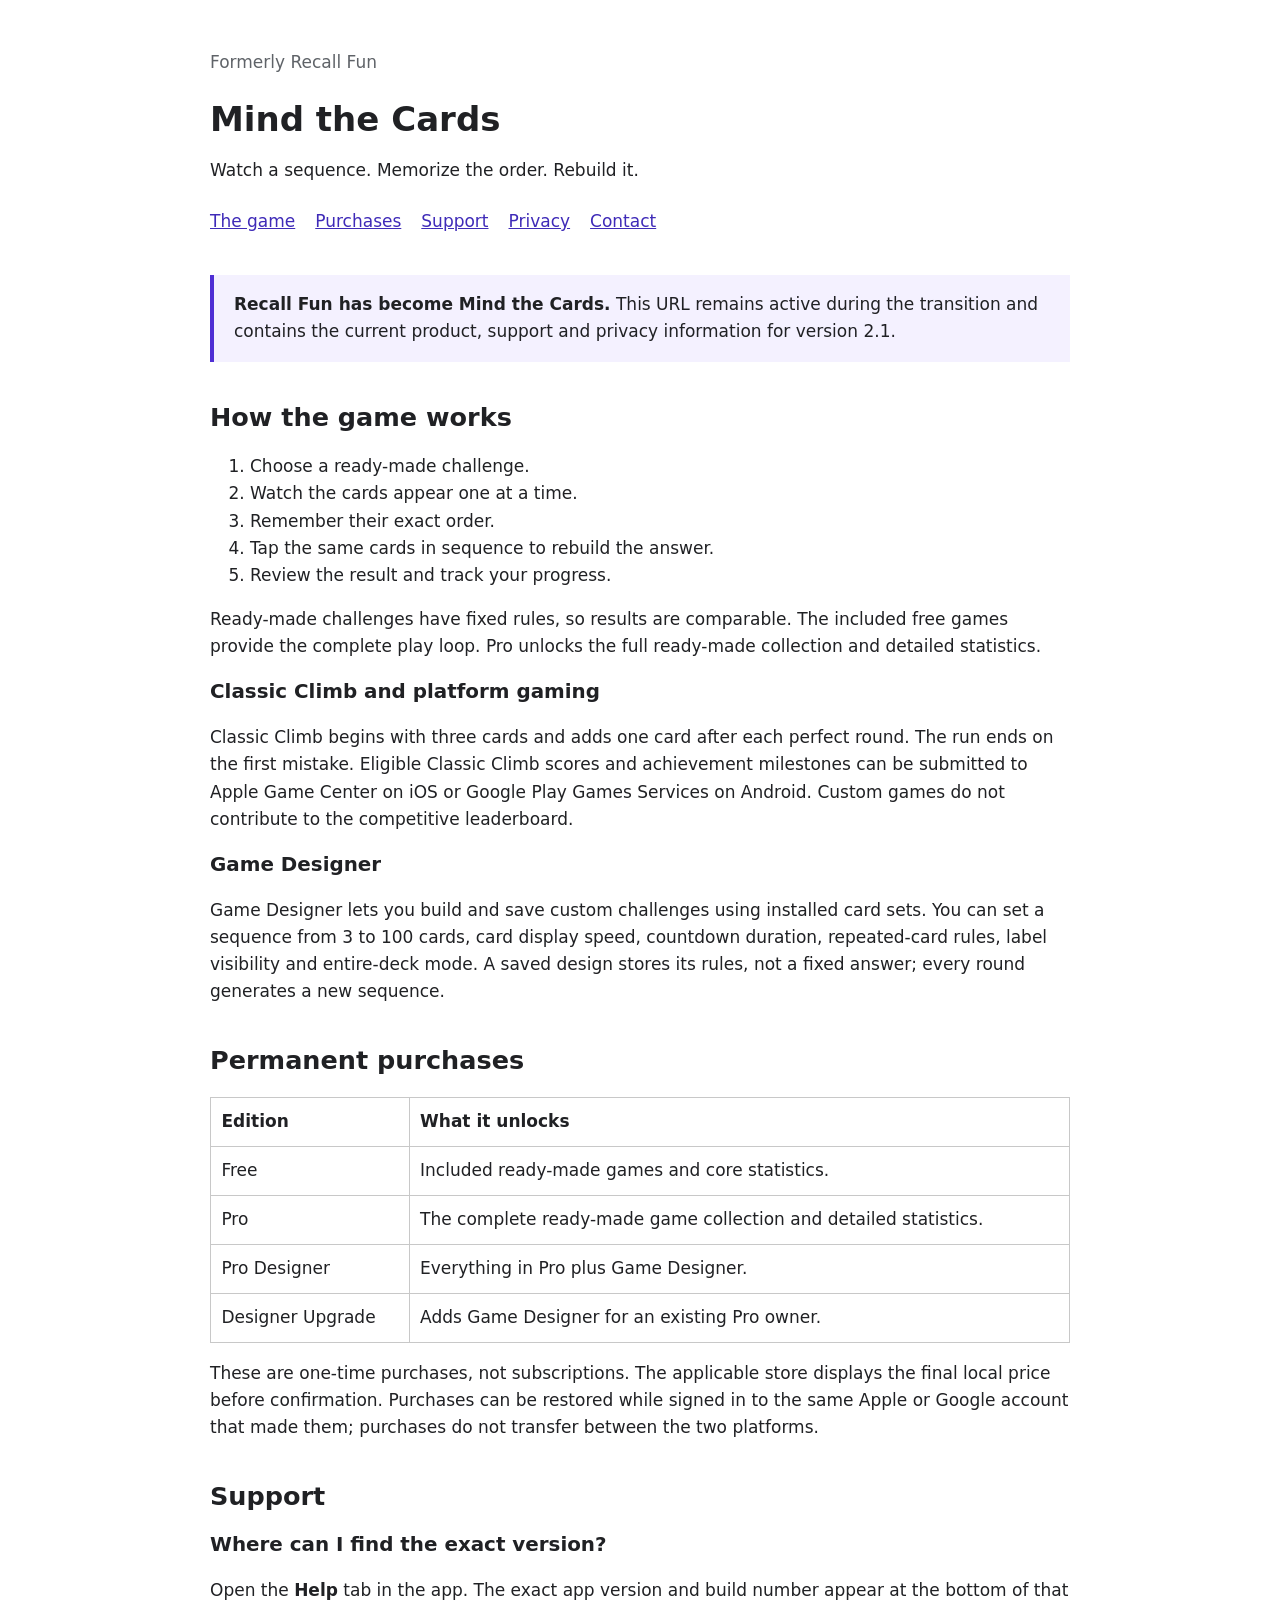
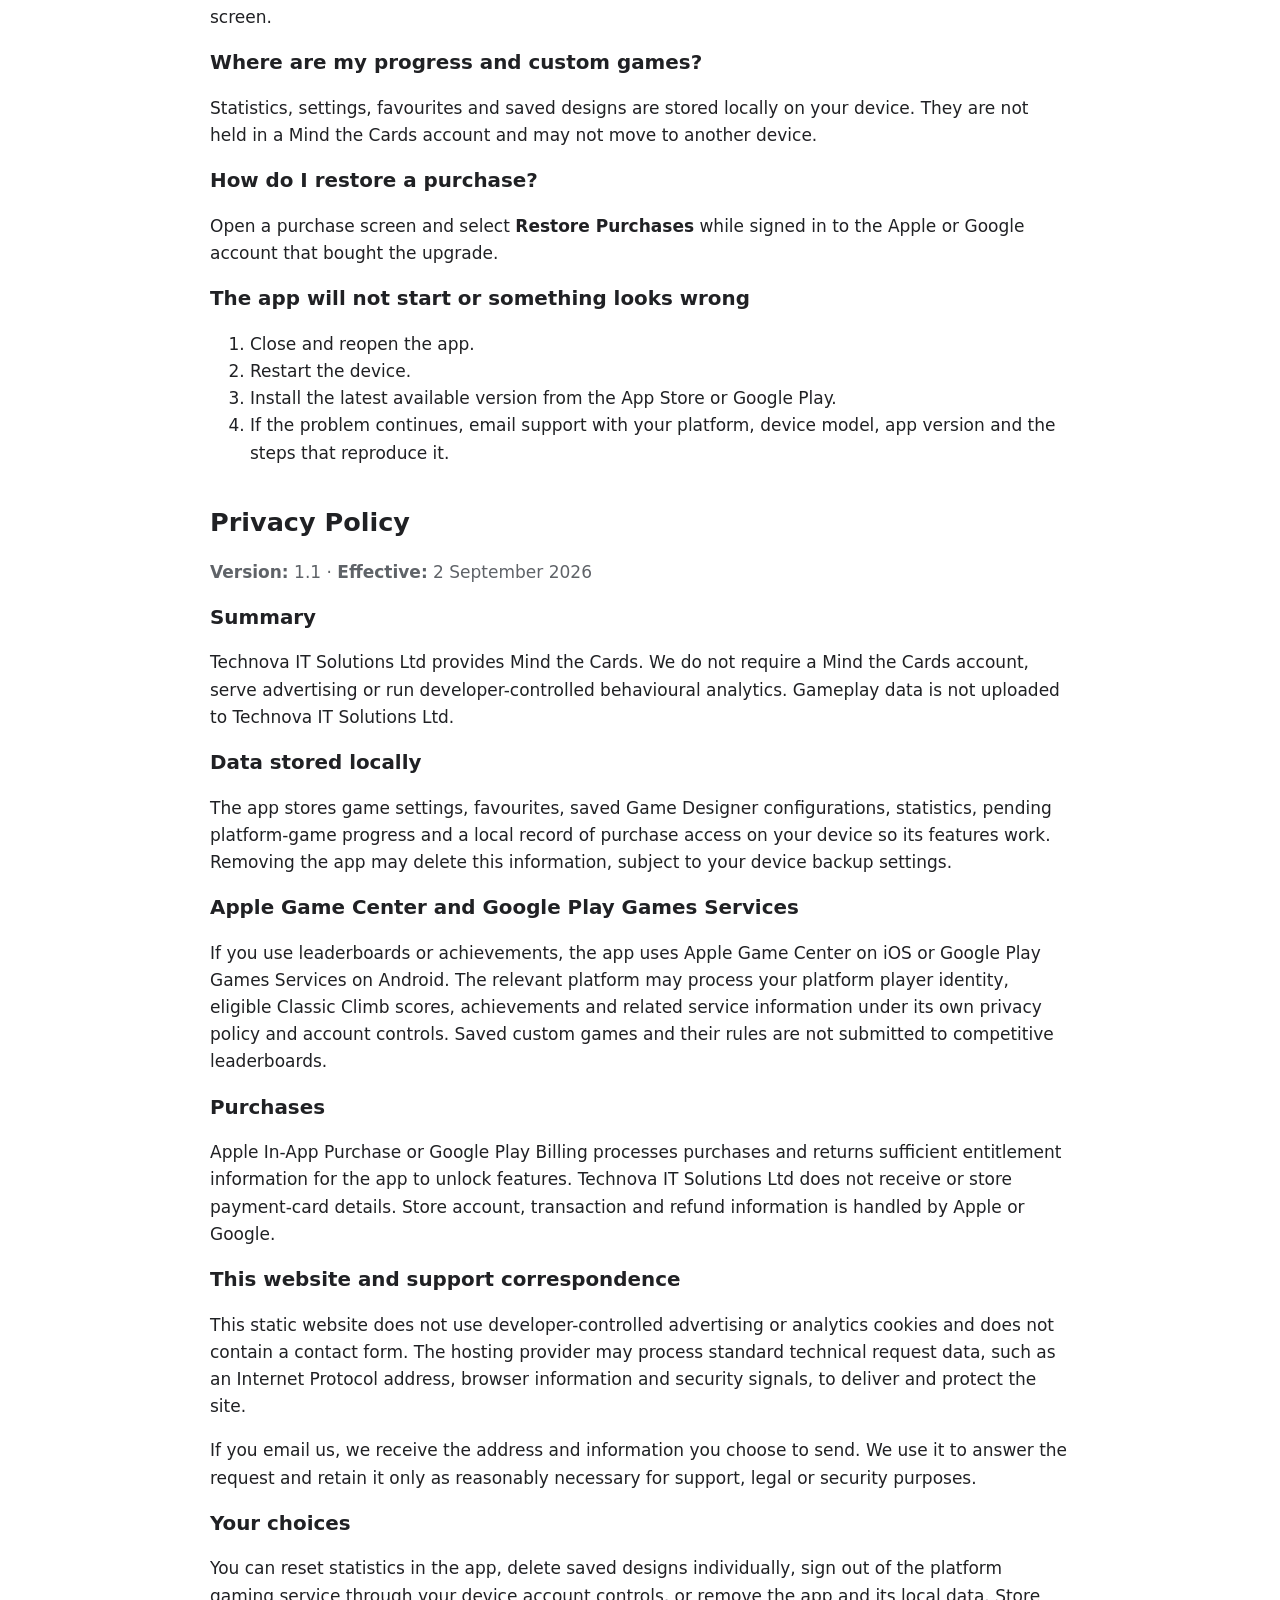
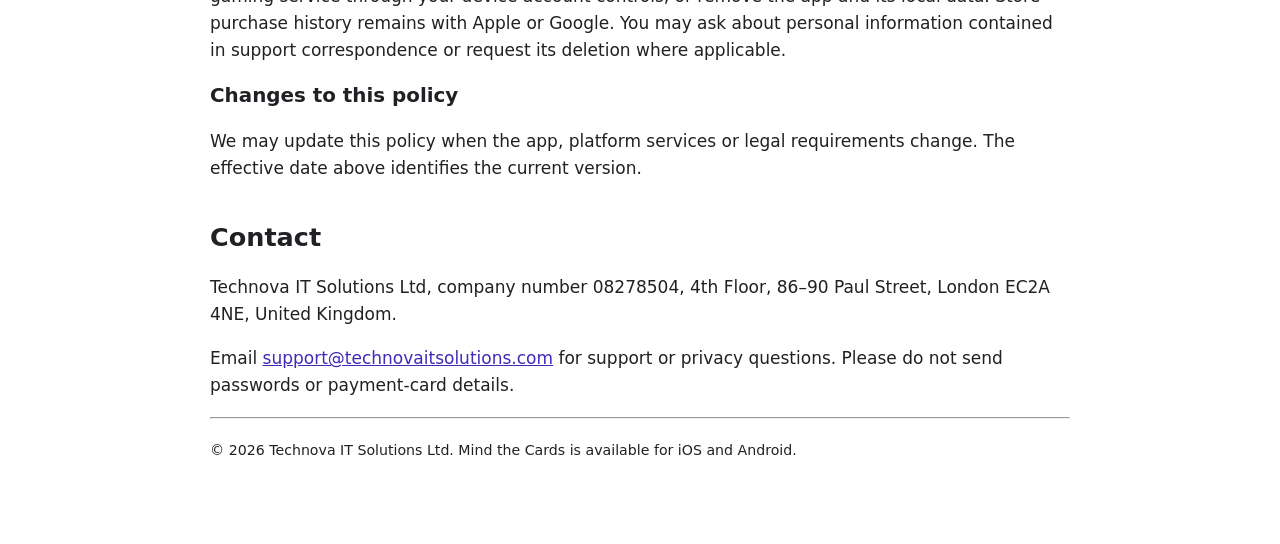
<file: recall-fun/index.html>
<!DOCTYPE html>
<html lang="en-GB">
<head>
    <meta charset="utf-8">
    <meta name="viewport" content="width=device-width, initial-scale=1">
    <title>Mind the Cards — Product, Support and Privacy</title>
    <meta name="description" content="Product information, support and privacy information for Mind the Cards, formerly Recall Fun.">
    <style>
        body { max-width: 860px; margin: 0 auto; padding: 32px 20px 64px; color: #202124; font: 17px/1.6 system-ui, -apple-system, BlinkMacSystemFont, "Segoe UI", sans-serif; }
        h1, h2, h3 { line-height: 1.2; }
        h1 { margin-bottom: 0.25rem; }
        h2 { margin-top: 2.5rem; }
        nav { display: flex; flex-wrap: wrap; gap: 0.5rem 1.25rem; margin: 1.5rem 0 2.5rem; }
        table { width: 100%; border-collapse: collapse; }
        th, td { padding: 0.65rem; border: 1px solid #c8c8c8; text-align: left; vertical-align: top; }
        .notice { padding: 1rem 1.25rem; border-left: 4px solid #4f2fd4; background: #f4f1ff; }
        .meta { color: #5f6368; }
        a { color: #3f2bb8; }
    </style>
</head>
<body>
<header>
    <p class="meta">Formerly Recall Fun</p>
    <h1>Mind the Cards</h1>
    <p>Watch a sequence. Memorize the order. Rebuild it.</p>
    <nav aria-label="Page sections">
        <a href="#game">The game</a>
        <a href="#purchases">Purchases</a>
        <a href="#support">Support</a>
        <a href="#privacy-policy">Privacy</a>
        <a href="#contact">Contact</a>
    </nav>
</header>

<main>
    <p class="notice"><strong>Recall Fun has become Mind the Cards.</strong> This URL remains active during the transition and contains the current product, support and privacy information for version 2.1.</p>

    <section id="game">
        <h2>How the game works</h2>
        <ol>
            <li>Choose a ready-made challenge.</li>
            <li>Watch the cards appear one at a time.</li>
            <li>Remember their exact order.</li>
            <li>Tap the same cards in sequence to rebuild the answer.</li>
            <li>Review the result and track your progress.</li>
        </ol>
        <p>Ready-made challenges have fixed rules, so results are comparable. The included free games provide the complete play loop. Pro unlocks the full ready-made collection and detailed statistics.</p>

        <h3>Classic Climb and platform gaming</h3>
        <p>Classic Climb begins with three cards and adds one card after each perfect round. The run ends on the first mistake. Eligible Classic Climb scores and achievement milestones can be submitted to Apple Game Center on iOS or Google Play Games Services on Android. Custom games do not contribute to the competitive leaderboard.</p>

        <h3>Game Designer</h3>
        <p>Game Designer lets you build and save custom challenges using installed card sets. You can set a sequence from 3 to 100 cards, card display speed, countdown duration, repeated-card rules, label visibility and entire-deck mode. A saved design stores its rules, not a fixed answer; every round generates a new sequence.</p>
    </section>

    <section id="purchases">
        <h2>Permanent purchases</h2>
        <table>
            <thead><tr><th>Edition</th><th>What it unlocks</th></tr></thead>
            <tbody>
                <tr><td>Free</td><td>Included ready-made games and core statistics.</td></tr>
                <tr><td>Pro</td><td>The complete ready-made game collection and detailed statistics.</td></tr>
                <tr><td>Pro Designer</td><td>Everything in Pro plus Game Designer.</td></tr>
                <tr><td>Designer Upgrade</td><td>Adds Game Designer for an existing Pro owner.</td></tr>
            </tbody>
        </table>
        <p>These are one-time purchases, not subscriptions. The applicable store displays the final local price before confirmation. Purchases can be restored while signed in to the same Apple or Google account that made them; purchases do not transfer between the two platforms.</p>
    </section>

    <section id="support">
        <h2>Support</h2>
        <h3>Where can I find the exact version?</h3>
        <p>Open the <strong>Help</strong> tab in the app. The exact app version and build number appear at the bottom of that screen.</p>

        <h3>Where are my progress and custom games?</h3>
        <p>Statistics, settings, favourites and saved designs are stored locally on your device. They are not held in a Mind the Cards account and may not move to another device.</p>

        <h3>How do I restore a purchase?</h3>
        <p>Open a purchase screen and select <strong>Restore Purchases</strong> while signed in to the Apple or Google account that bought the upgrade.</p>

        <h3>The app will not start or something looks wrong</h3>
        <ol>
            <li>Close and reopen the app.</li>
            <li>Restart the device.</li>
            <li>Install the latest available version from the App Store or Google Play.</li>
            <li>If the problem continues, email support with your platform, device model, app version and the steps that reproduce it.</li>
        </ol>
    </section>

    <section id="privacy-policy">
        <h2>Privacy Policy</h2>
        <p class="meta"><strong>Version:</strong> 1.1 · <strong>Effective:</strong> 2 September 2026</p>

        <h3>Summary</h3>
        <p>Technova IT Solutions Ltd provides Mind the Cards. We do not require a Mind the Cards account, serve advertising or run developer-controlled behavioural analytics. Gameplay data is not uploaded to Technova IT Solutions Ltd.</p>

        <h3>Data stored locally</h3>
        <p>The app stores game settings, favourites, saved Game Designer configurations, statistics, pending platform-game progress and a local record of purchase access on your device so its features work. Removing the app may delete this information, subject to your device backup settings.</p>

        <h3>Apple Game Center and Google Play Games Services</h3>
        <p>If you use leaderboards or achievements, the app uses Apple Game Center on iOS or Google Play Games Services on Android. The relevant platform may process your platform player identity, eligible Classic Climb scores, achievements and related service information under its own privacy policy and account controls. Saved custom games and their rules are not submitted to competitive leaderboards.</p>

        <h3>Purchases</h3>
        <p>Apple In-App Purchase or Google Play Billing processes purchases and returns sufficient entitlement information for the app to unlock features. Technova IT Solutions Ltd does not receive or store payment-card details. Store account, transaction and refund information is handled by Apple or Google.</p>

        <h3>This website and support correspondence</h3>
        <p>This static website does not use developer-controlled advertising or analytics cookies and does not contain a contact form. The hosting provider may process standard technical request data, such as an Internet Protocol address, browser information and security signals, to deliver and protect the site.</p>
        <p>If you email us, we receive the address and information you choose to send. We use it to answer the request and retain it only as reasonably necessary for support, legal or security purposes.</p>

        <h3>Your choices</h3>
        <p>You can reset statistics in the app, delete saved designs individually, sign out of the platform gaming service through your device account controls, or remove the app and its local data. Store purchase history remains with Apple or Google. You may ask about personal information contained in support correspondence or request its deletion where applicable.</p>

        <h3>Changes to this policy</h3>
        <p>We may update this policy when the app, platform services or legal requirements change. The effective date above identifies the current version.</p>
    </section>

    <section id="contact">
        <h2>Contact</h2>
        <p>Technova IT Solutions Ltd, company number 08278504, 4th Floor, 86–90 Paul Street, London EC2A 4NE, United Kingdom.</p>
        <p>Email <a href="mailto:support@technovaitsolutions.com">support@technovaitsolutions.com</a> for support or privacy questions. Please do not send passwords or payment-card details.</p>
    </section>
</main>

<footer>
    <hr>
    <p><small>© 2026 Technova IT Solutions Ltd. Mind the Cards is available for iOS and Android.</small></p>
</footer>
</body>
</html>
</file>
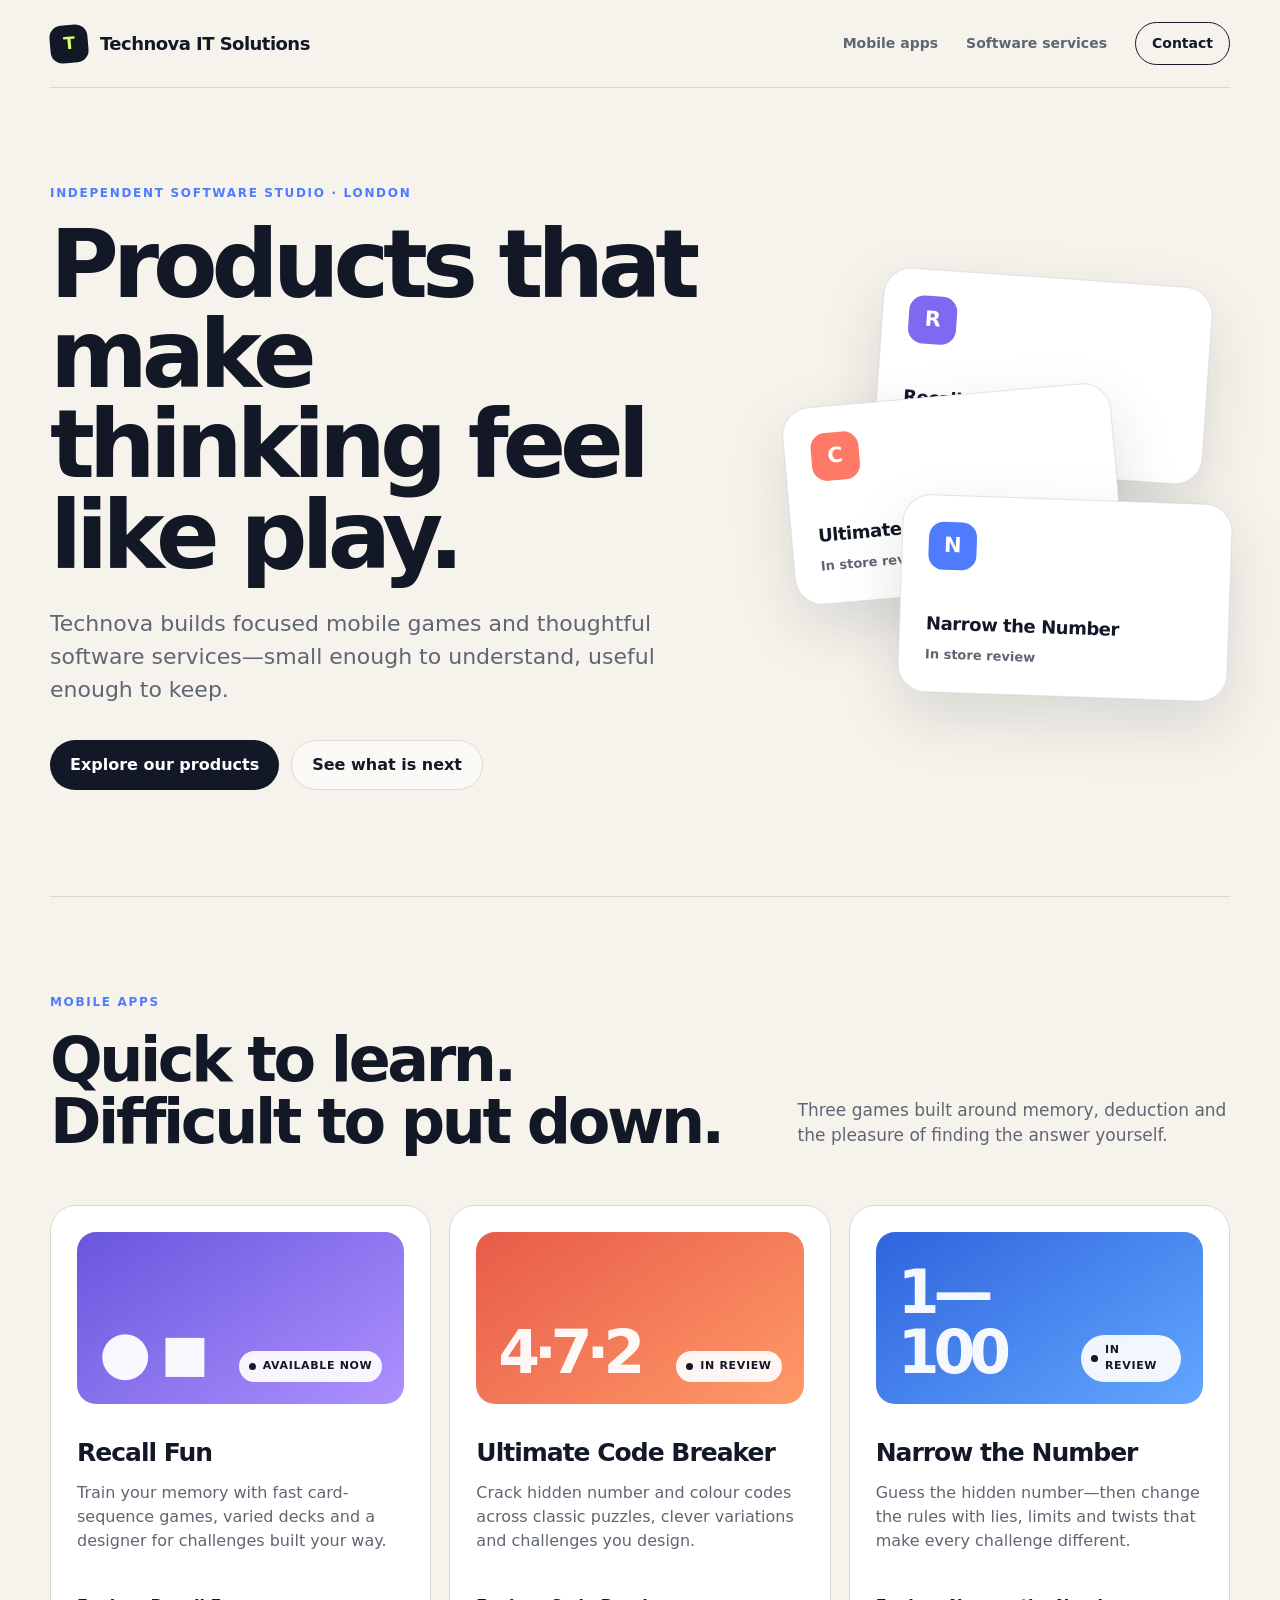
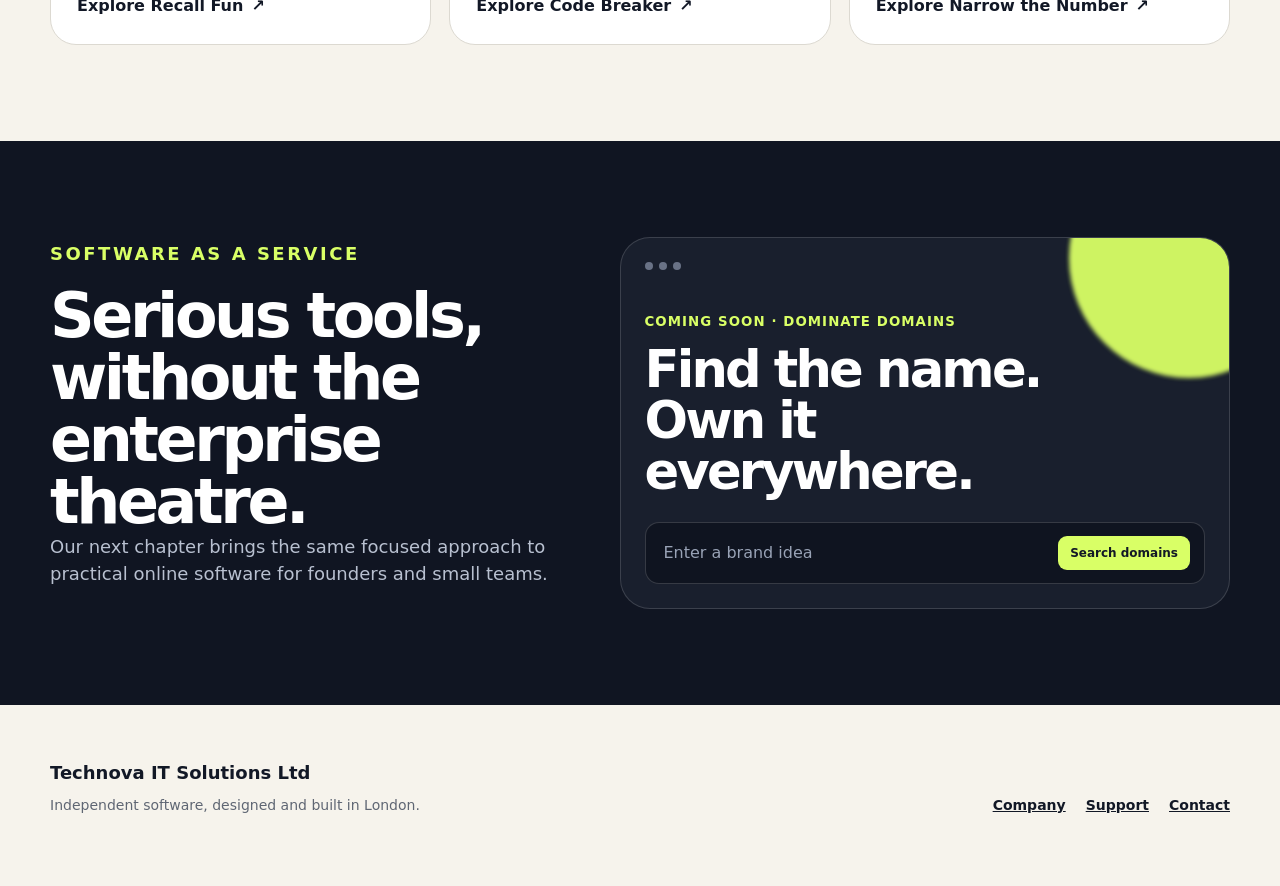
<file: _wireframes/portfolio-home-v1.html>
<!doctype html>
<html lang="en">
<head>
  <meta charset="utf-8">
  <meta name="viewport" content="width=device-width, initial-scale=1">
  <meta name="robots" content="noindex, nofollow">
  <title>Technova portfolio homepage — wireframe v1</title>
  <style>
    :root {
      --technova-ink: #121826;
      --technova-muted: #5f6673;
      --technova-paper: #f6f3ec;
      --technova-panel: #ffffff;
      --technova-line: #dcd9d1;
      --technova-lime: #d9ff66;
      --technova-blue: #4f7cff;
      --technova-violet: #8068f0;
      --technova-coral: #ff7a66;
      --technova-dark: #101522;
    }

    * { box-sizing: border-box; }

    html { scroll-behavior: smooth; }

    body {
      margin: 0;
      color: var(--technova-ink);
      background: var(--technova-paper);
      font-family: Inter, ui-sans-serif, system-ui, -apple-system, BlinkMacSystemFont, "Segoe UI", sans-serif;
      line-height: 1.5;
    }

    a { color: inherit; }

    a:focus-visible {
      outline: 3px solid var(--technova-blue);
      outline-offset: 4px;
    }

    .site-shell {
      width: min(1180px, calc(100% - 40px));
      margin: 0 auto;
    }

    .site-header {
      display: flex;
      align-items: center;
      justify-content: space-between;
      gap: 28px;
      min-height: 88px;
      border-bottom: 1px solid var(--technova-line);
    }

    .brand {
      display: inline-flex;
      align-items: center;
      gap: 12px;
      font-size: 18px;
      font-weight: 800;
      text-decoration: none;
      letter-spacing: -0.03em;
    }

    .brand-mark {
      display: grid;
      width: 38px;
      height: 38px;
      place-items: center;
      border-radius: 12px;
      background: var(--technova-ink);
      color: var(--technova-lime);
      font-size: 17px;
      transform: rotate(-5deg);
    }

    .brand abbr,
    .site-footer abbr {
      text-decoration: none;
    }

    .site-nav {
      display: flex;
      align-items: center;
      gap: 28px;
    }

    .site-nav a {
      color: var(--technova-muted);
      font-size: 14px;
      font-weight: 700;
      text-decoration: none;
    }

    .site-nav a:last-child {
      padding: 10px 16px;
      border: 1px solid var(--technova-ink);
      border-radius: 999px;
      color: var(--technova-ink);
    }

    .hero {
      display: grid;
      grid-template-columns: minmax(0, 1.2fr) minmax(330px, .8fr);
      gap: 76px;
      align-items: center;
      padding: 96px 0 106px;
    }

    .eyebrow {
      margin: 0 0 18px;
      color: var(--technova-blue);
      font-size: 12px;
      font-weight: 850;
      letter-spacing: .14em;
      text-transform: uppercase;
    }

    h1,
    h2,
    h3,
    p { margin-top: 0; }

    h1 {
      max-width: 760px;
      margin-bottom: 26px;
      font-size: clamp(52px, 7.4vw, 94px);
      line-height: .96;
      letter-spacing: -0.065em;
    }

    .hero-copy {
      max-width: 650px;
      margin-bottom: 34px;
      color: var(--technova-muted);
      font-size: clamp(18px, 2vw, 22px);
    }

    .hero-actions {
      display: flex;
      flex-wrap: wrap;
      gap: 12px;
    }

    .primary-action,
    .secondary-action {
      display: inline-flex;
      align-items: center;
      justify-content: center;
      min-height: 48px;
      padding: 12px 20px;
      border-radius: 999px;
      font-weight: 800;
      text-decoration: none;
    }

    .primary-action {
      background: var(--technova-ink);
      color: #fff;
    }

    .secondary-action {
      border: 1px solid var(--technova-line);
      background: rgba(255, 255, 255, .55);
    }

    .release-stack {
      position: relative;
      min-height: 420px;
    }

    .release-card {
      position: absolute;
      width: min(330px, 92%);
      padding: 26px;
      border: 1px solid rgba(18, 24, 38, .12);
      border-radius: 28px;
      background: var(--technova-panel);
      box-shadow: 0 24px 60px rgba(25, 31, 45, .13);
    }

    .release-card:nth-child(1) {
      top: 0;
      right: 22px;
      transform: rotate(4deg);
    }

    .release-card:nth-child(2) {
      top: 118px;
      left: 0;
      transform: rotate(-5deg);
    }

    .release-card:nth-child(3) {
      right: 0;
      bottom: 0;
      transform: rotate(2deg);
    }

    .mini-icon {
      display: grid;
      width: 48px;
      height: 48px;
      margin-bottom: 40px;
      place-items: center;
      border-radius: 15px;
      color: #fff;
      font-size: 21px;
      font-weight: 900;
    }

    .release-card:nth-child(1) .mini-icon { background: var(--technova-violet); }
    .release-card:nth-child(2) .mini-icon { background: var(--technova-coral); }
    .release-card:nth-child(3) .mini-icon { background: var(--technova-blue); }

    .release-card strong {
      display: block;
      margin-bottom: 5px;
      font-size: 18px;
      letter-spacing: -0.025em;
    }

    .release-card span {
      color: var(--technova-muted);
      font-size: 13px;
      font-weight: 700;
    }

    .section {
      padding: 96px 0;
      border-top: 1px solid var(--technova-line);
    }

    .section-intro {
      display: grid;
      grid-template-columns: minmax(0, .9fr) minmax(300px, .55fr);
      gap: 40px;
      align-items: end;
      margin-bottom: 52px;
    }

    h2 {
      max-width: 780px;
      margin-bottom: 0;
      font-size: clamp(38px, 5vw, 62px);
      line-height: 1;
      letter-spacing: -0.055em;
    }

    .section-intro > p {
      margin-bottom: 4px;
      color: var(--technova-muted);
      font-size: 17px;
    }

    .product-grid {
      display: grid;
      grid-template-columns: repeat(3, minmax(0, 1fr));
      gap: 18px;
    }

    .product-card {
      display: flex;
      min-height: 440px;
      flex-direction: column;
      padding: 26px;
      border: 1px solid var(--technova-line);
      border-radius: 26px;
      background: var(--technova-panel);
    }

    .product-visual {
      display: flex;
      min-height: 172px;
      align-items: flex-end;
      justify-content: space-between;
      margin-bottom: 30px;
      padding: 22px;
      overflow: hidden;
      border-radius: 19px;
      color: #fff;
    }

    .product-card:nth-child(1) .product-visual {
      background: linear-gradient(145deg, #6856dd, #ae91ff);
    }

    .product-card:nth-child(2) .product-visual {
      background: linear-gradient(145deg, #e85b49, #ff9a68);
    }

    .product-card:nth-child(3) .product-visual {
      background: linear-gradient(145deg, #2f64dd, #62a7ff);
    }

    .product-symbol {
      font-size: 60px;
      font-weight: 900;
      line-height: 1;
      letter-spacing: -.1em;
      opacity: .95;
    }

    .status {
      display: inline-flex;
      align-items: center;
      gap: 7px;
      padding: 7px 10px;
      border-radius: 999px;
      background: rgba(255, 255, 255, .92);
      color: var(--technova-ink);
      font-size: 11px;
      font-weight: 850;
      letter-spacing: .06em;
      text-transform: uppercase;
    }

    .status::before {
      width: 7px;
      height: 7px;
      border-radius: 50%;
      background: currentColor;
      content: "";
    }

    .product-card h3 {
      margin-bottom: 10px;
      font-size: 25px;
      letter-spacing: -0.04em;
    }

    .product-card p {
      margin-bottom: 26px;
      color: var(--technova-muted);
    }

    .product-link {
      display: inline-flex;
      align-items: center;
      gap: 8px;
      margin-top: auto;
      font-weight: 850;
      text-decoration: none;
    }

    .product-link::after { content: "↗"; }

    .saas-wrap {
      padding: 96px 0;
      background: var(--technova-dark);
      color: #fff;
    }

    .saas-intro {
      display: grid;
      grid-template-columns: minmax(0, .9fr) minmax(0, 1.1fr);
      gap: 70px;
      align-items: center;
    }

    .saas-intro .eyebrow { color: var(--technova-lime); }

    .saas-intro p {
      max-width: 560px;
      color: #b8c0d0;
      font-size: 18px;
    }

    .saas-preview {
      position: relative;
      padding: 24px;
      overflow: hidden;
      border: 1px solid rgba(255, 255, 255, .15);
      border-radius: 30px;
      background: #191f2d;
    }

    .saas-preview::before {
      position: absolute;
      width: 240px;
      height: 240px;
      top: -100px;
      right: -80px;
      border-radius: 50%;
      background: var(--technova-lime);
      filter: blur(2px);
      opacity: .95;
      content: "";
    }

    .browser-top {
      position: relative;
      display: flex;
      gap: 6px;
      margin-bottom: 42px;
    }

    .browser-top span {
      width: 8px;
      height: 8px;
      border-radius: 50%;
      background: #697286;
    }

    .saas-content { position: relative; }

    .saas-content small {
      display: block;
      margin-bottom: 12px;
      color: var(--technova-lime);
      font-weight: 800;
      letter-spacing: .08em;
      text-transform: uppercase;
    }

    .saas-content strong {
      display: block;
      max-width: 420px;
      margin-bottom: 24px;
      font-size: clamp(31px, 4vw, 52px);
      line-height: 1;
      letter-spacing: -0.055em;
    }

    .domain-search {
      display: flex;
      align-items: center;
      justify-content: space-between;
      gap: 12px;
      padding: 13px 14px 13px 18px;
      border: 1px solid rgba(255, 255, 255, .16);
      border-radius: 14px;
      background: #0f1420;
      color: #99a3b6;
    }

    .domain-search span:last-child {
      padding: 8px 12px;
      border-radius: 9px;
      background: var(--technova-lime);
      color: var(--technova-ink);
      font-size: 12px;
      font-weight: 900;
    }

    .site-footer {
      display: grid;
      grid-template-columns: 1fr auto;
      gap: 30px;
      align-items: end;
      padding: 54px 0 70px;
    }

    .site-footer strong {
      display: block;
      margin-bottom: 9px;
      font-size: 18px;
    }

    .site-footer p {
      margin-bottom: 0;
      color: var(--technova-muted);
      font-size: 14px;
    }

    .footer-links {
      display: flex;
      flex-wrap: wrap;
      gap: 20px;
      justify-content: flex-end;
      font-size: 14px;
      font-weight: 750;
    }

    @media (max-width: 880px) {
      .hero,
      .section-intro,
      .saas-intro {
        grid-template-columns: 1fr;
      }

      .hero { gap: 52px; }
      .release-stack { width: min(520px, 100%); }
      .product-grid { grid-template-columns: 1fr; }
      .product-card { min-height: auto; }
      .site-nav a:not(:last-child) { display: none; }
    }

    @media (max-width: 560px) {
      .site-shell { width: min(100% - 24px, 1180px); }
      .site-header { min-height: 72px; }
      .brand-name { display: none; }
      .hero { padding: 68px 0 82px; }
      h1 { font-size: 52px; }
      .release-stack { min-height: 380px; }
      .release-card { padding: 20px; }
      .section,
      .saas-wrap { padding: 72px 0; }
      .site-footer { grid-template-columns: 1fr; }
      .footer-links { justify-content: flex-start; }
    }

    @media (prefers-reduced-motion: reduce) {
      html { scroll-behavior: auto; }
    }
  </style>
</head>
<body>
  <header class="site-shell site-header">
    <a class="brand" href="#top" aria-label="Technova IT Solutions home">
      <span class="brand-mark" aria-hidden="true">T</span>
      <span class="brand-name">Technova <abbr title="Information technology">IT</abbr> Solutions</span>
    </a>
    <nav class="site-nav" aria-label="Primary navigation">
      <a href="#mobile-apps">Mobile apps</a>
      <a href="#software-services">Software services</a>
      <a href="mailto:support@technovaitsolutions.com">Contact</a>
    </nav>
  </header>

  <main id="top">
    <section class="site-shell hero">
      <div>
        <p class="eyebrow">Independent software studio · London</p>
        <h1>Products that make thinking feel like play.</h1>
        <p class="hero-copy">Technova builds focused mobile games and thoughtful software services—small enough to understand, useful enough to keep.</p>
        <div class="hero-actions">
          <a class="primary-action" href="#mobile-apps">Explore our products</a>
          <a class="secondary-action" href="#software-services">See what is next</a>
        </div>
      </div>
      <div class="release-stack" aria-label="Current product releases">
        <div class="release-card">
          <div class="mini-icon" aria-hidden="true">R</div>
          <strong>Recall Fun</strong>
          <span>Available now</span>
        </div>
        <div class="release-card">
          <div class="mini-icon" aria-hidden="true">C</div>
          <strong>Ultimate Code Breaker</strong>
          <span>In store review</span>
        </div>
        <div class="release-card">
          <div class="mini-icon" aria-hidden="true">N</div>
          <strong>Narrow the Number</strong>
          <span>In store review</span>
        </div>
      </div>
    </section>

    <section class="site-shell section" id="mobile-apps">
      <div class="section-intro">
        <div>
          <p class="eyebrow">Mobile apps</p>
          <h2>Quick to learn. Difficult to put down.</h2>
        </div>
        <p>Three games built around memory, deduction and the pleasure of finding the answer yourself.</p>
      </div>

      <div class="product-grid">
        <article class="product-card">
          <div class="product-visual">
            <span class="product-symbol" aria-hidden="true">● ◼</span>
            <span class="status">Available now</span>
          </div>
          <h3>Recall Fun</h3>
          <p>Train your memory with fast card-sequence games, varied decks and a designer for challenges built your way.</p>
          <a class="product-link" href="https://technovaitsolutions.com/recall-fun/">Explore Recall Fun</a>
        </article>

        <article class="product-card">
          <div class="product-visual">
            <span class="product-symbol" aria-hidden="true">4·7·2</span>
            <span class="status">In review</span>
          </div>
          <h3>Ultimate Code Breaker</h3>
          <p>Crack hidden number and colour codes across classic puzzles, clever variations and challenges you design.</p>
          <a class="product-link" href="https://codebreaker.technovaitsolutions.com/">Explore Code Breaker</a>
        </article>

        <article class="product-card">
          <div class="product-visual">
            <span class="product-symbol" aria-hidden="true">1—100</span>
            <span class="status">In review</span>
          </div>
          <h3>Narrow the Number</h3>
          <p>Guess the hidden number—then change the rules with lies, limits and twists that make every challenge different.</p>
          <a class="product-link" href="https://narrow.technovaitsolutions.com/">Explore Narrow the Number</a>
        </article>
      </div>
    </section>

    <section class="saas-wrap" id="software-services">
      <div class="site-shell saas-intro">
        <div>
          <p class="eyebrow">Software as a service</p>
          <h2>Serious tools, without the enterprise theatre.</h2>
          <p>Our next chapter brings the same focused approach to practical online software for founders and small teams.</p>
        </div>
        <div class="saas-preview" aria-label="Dominate Domains product preview">
          <div class="browser-top" aria-hidden="true"><span></span><span></span><span></span></div>
          <div class="saas-content">
            <small>Coming soon · Dominate Domains</small>
            <strong>Find the name. Own it everywhere.</strong>
            <div class="domain-search" aria-hidden="true">
              <span>Enter a brand idea</span>
              <span>Search domains</span>
            </div>
          </div>
        </div>
      </div>
    </section>
  </main>

  <footer class="site-shell site-footer">
    <div>
      <strong>Technova <abbr title="Information technology">IT</abbr> Solutions <abbr title="Limited">Ltd</abbr></strong>
      <p>Independent software, designed and built in London.</p>
    </div>
    <div class="footer-links">
      <a href="../about-us.html">Company</a>
      <a href="mailto:support@technovaitsolutions.com">Support</a>
      <a href="../contact-us.html">Contact</a>
    </div>
  </footer>
</body>
</html>
</file>
